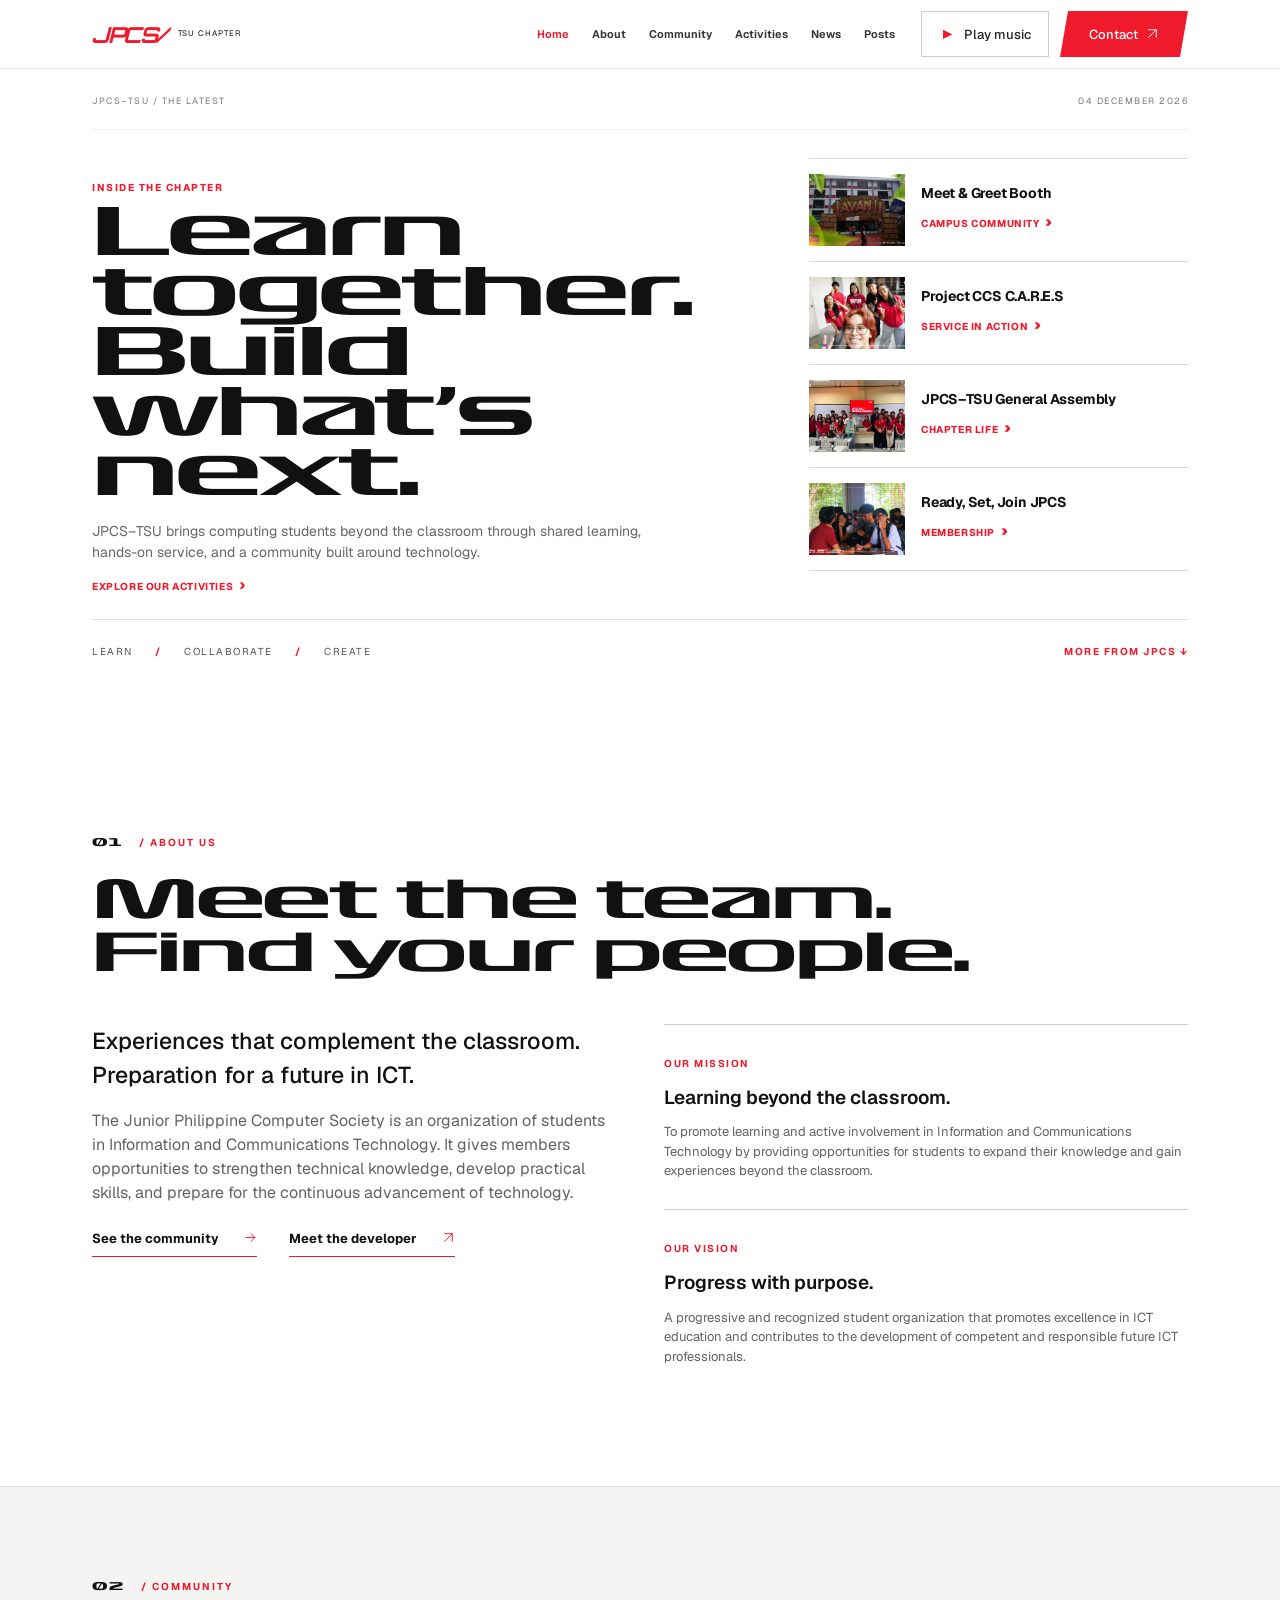
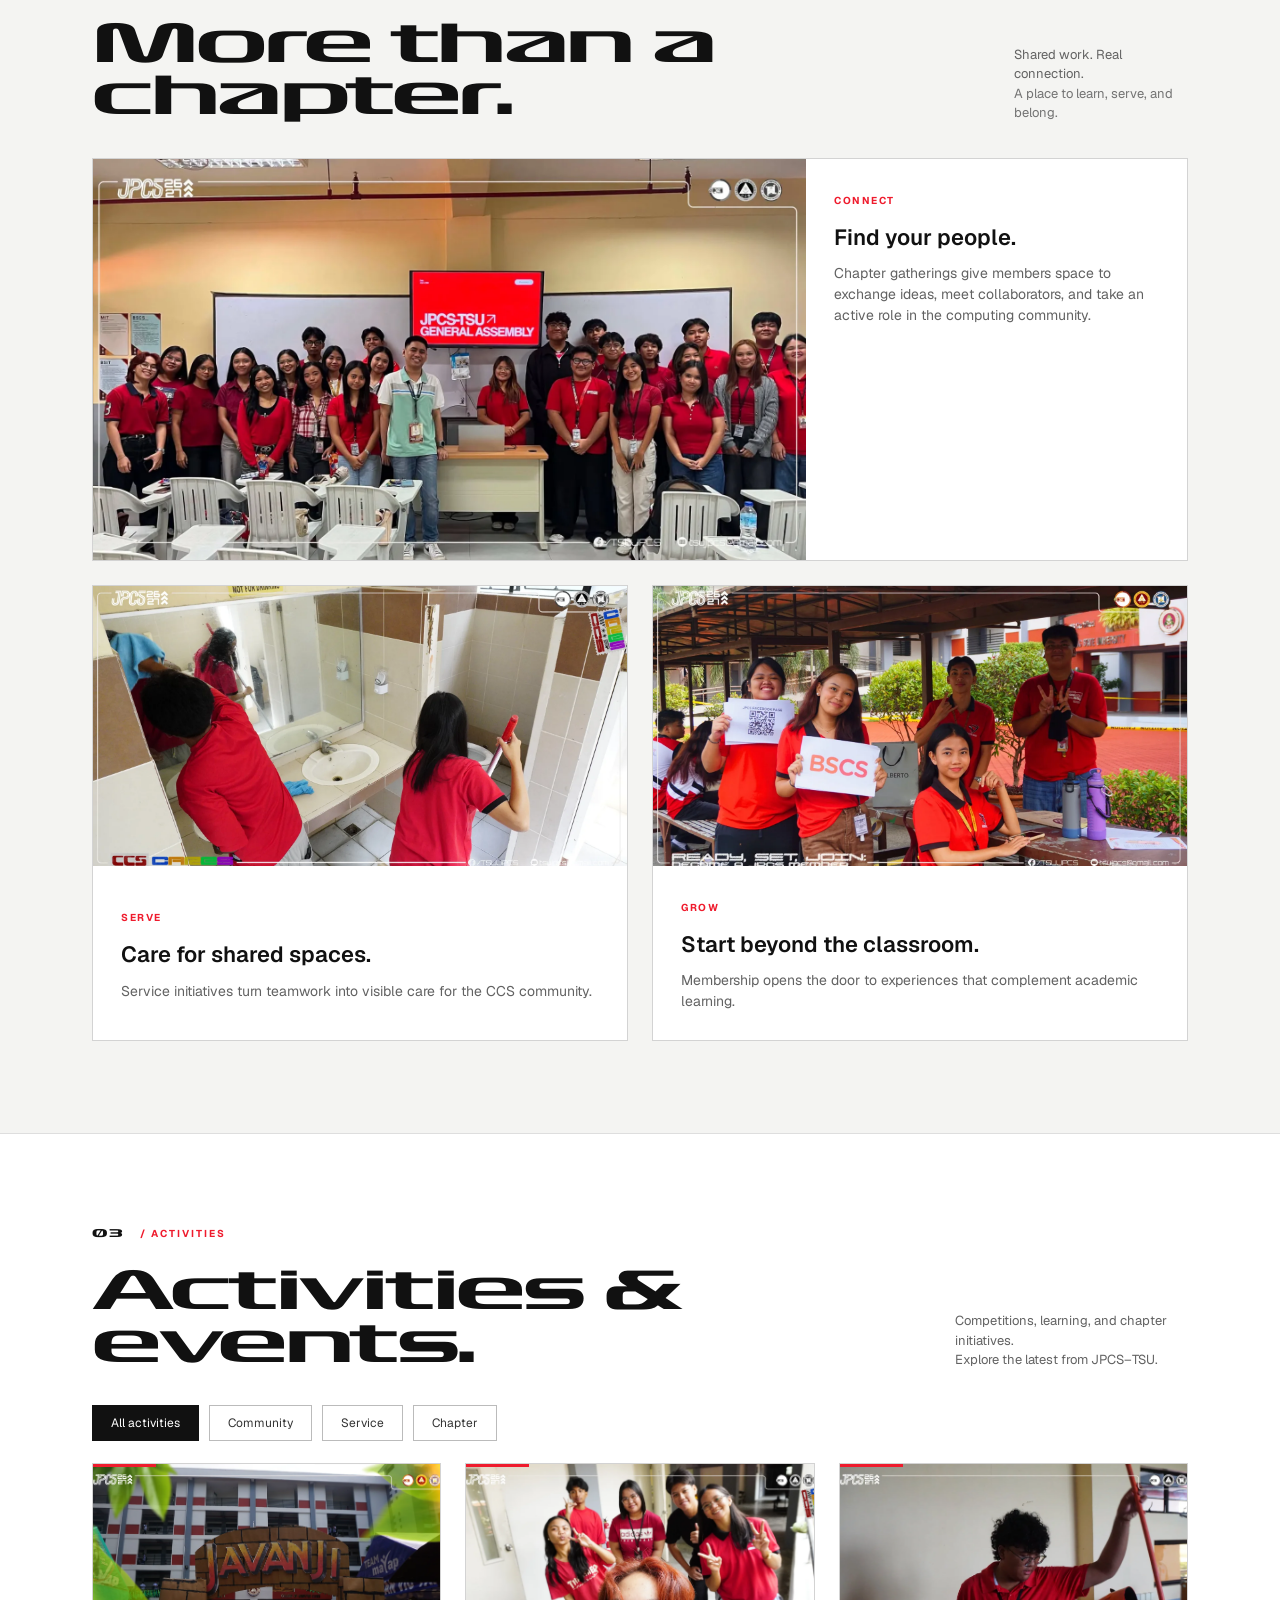
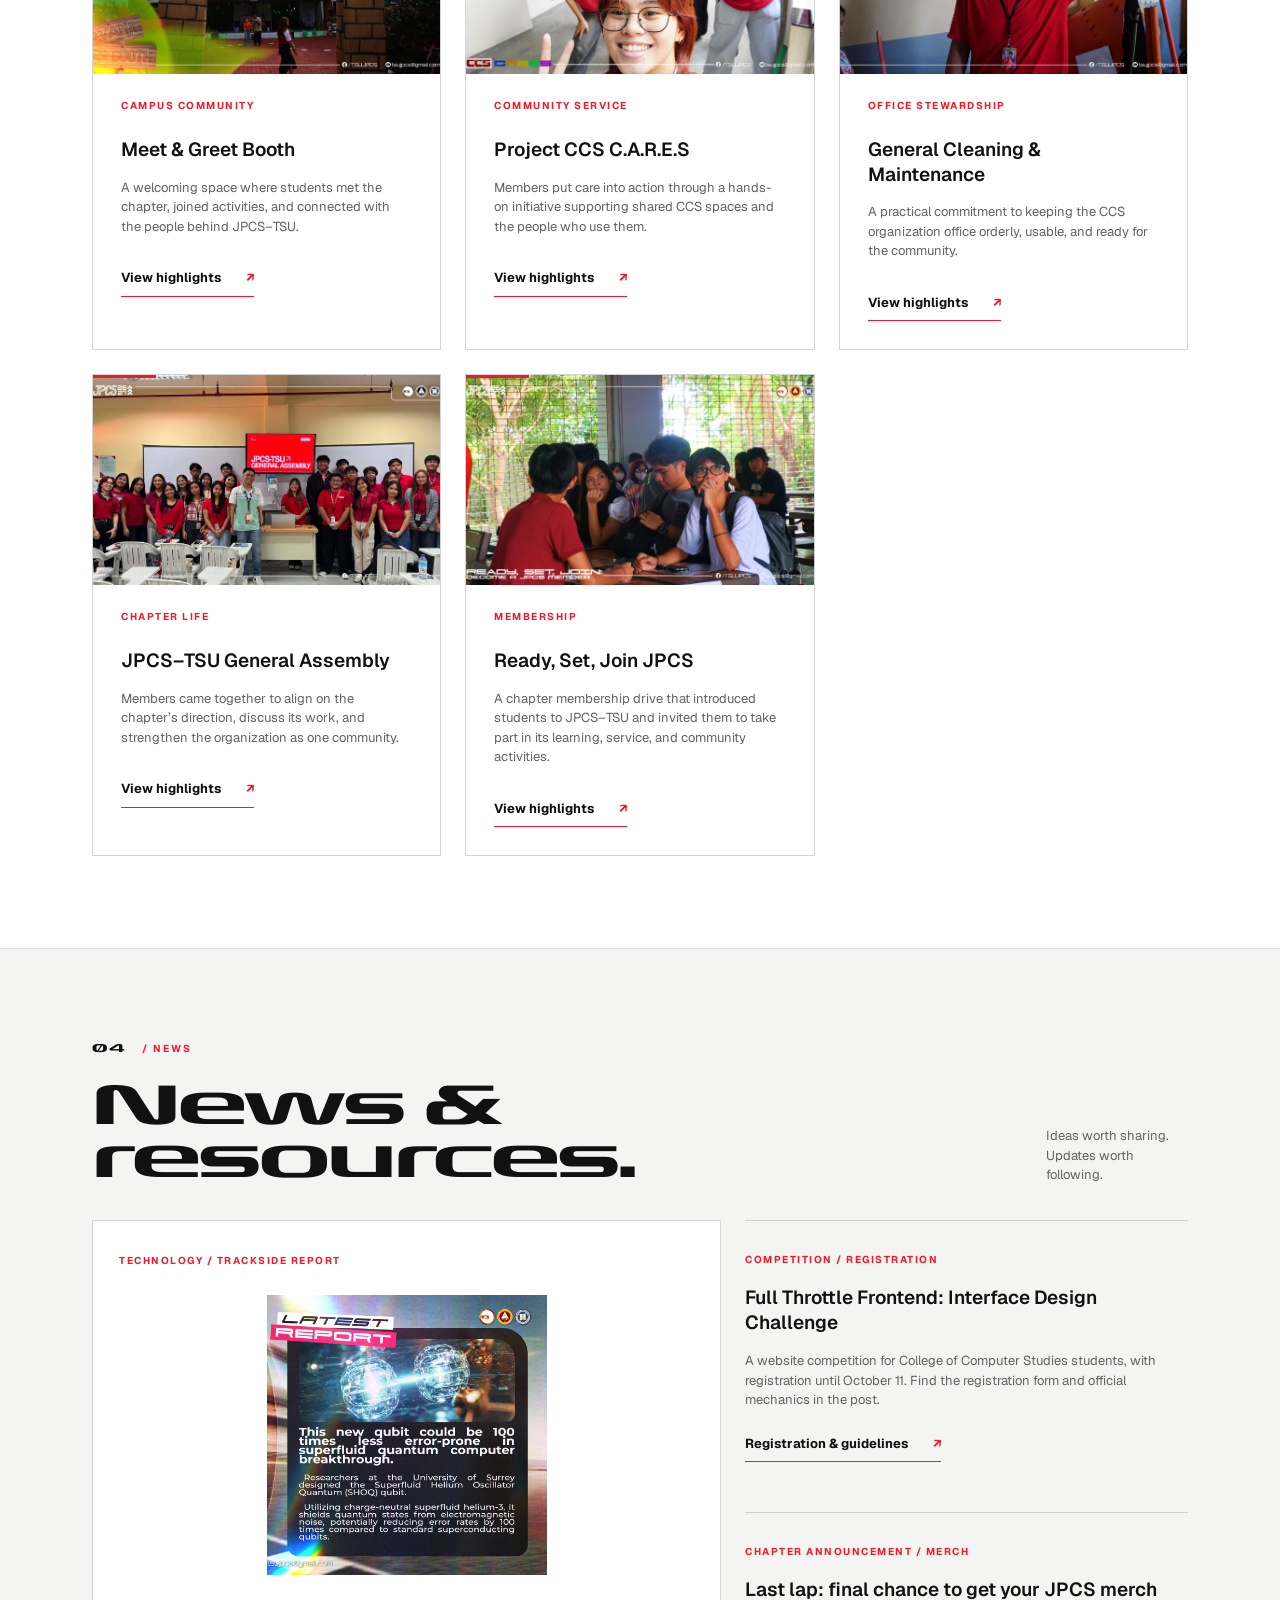
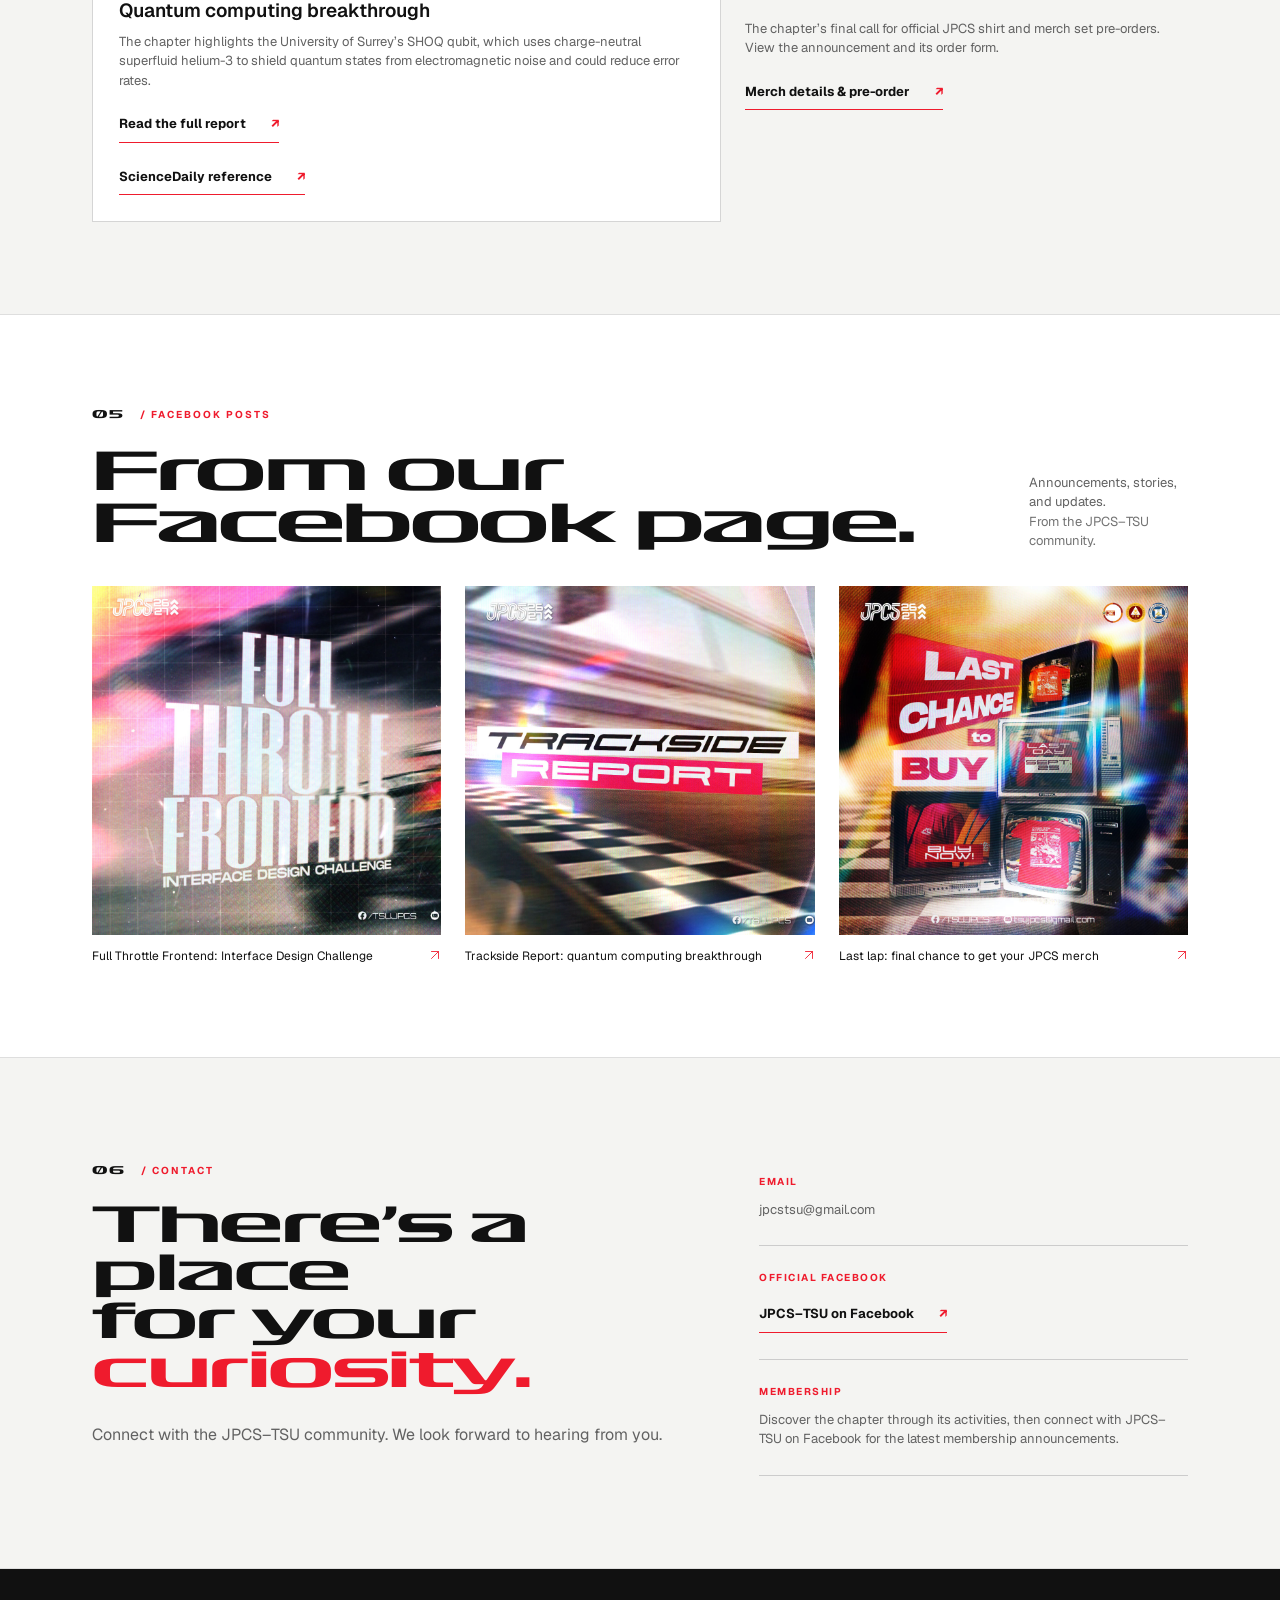
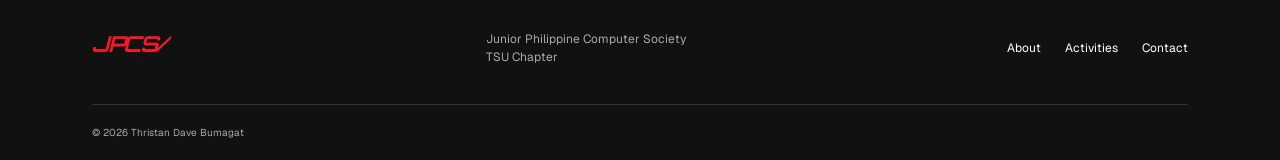
<file: index.html>
<!doctype html>
<html lang="en">

<head>
    <meta charset="utf-8" />
    <meta name="viewport" content="width=device-width, initial-scale=1" />
    <meta name="description"
        content="Discover the Junior Philippine Computer Society – TSU Chapter: its community, team, activities, and announcements." />
    <meta name="theme-color" content="#ffffff" />
    <title>JPCS–TSU | Our computing community</title>
    <link href="https://cdn.jsdelivr.net/npm/bootstrap@5.3.8/dist/css/bootstrap.min.css" rel="stylesheet"
        integrity="sha384-sRIl4kxILFvY47J16cr9ZwB07vP4J8+LH7qKQnuqkuIAvNWLzeN8tE5YBujZqJLB" crossorigin="anonymous" />
    <link rel="icon" href="assets/images/jpcs-logo.png" type="image/png" />
    <link rel="apple-touch-icon" href="assets/images/jpcs-logo.png" />
    <link rel="stylesheet" href="css/style.css" />
</head>

<body>
    <a class="skip-link" href="#main">Skip to content</a>

    <header class="site-header">
        <nav class="navbar navbar-expand-lg container" aria-label="Main navigation">
            <a class="navbar-brand" href="#home">
                <span class="brand">JPCS<span class="red">/</span></span>
                <span class="brand-sub">TSU CHAPTER</span>
            </a>

            <button class="navbar-toggler" type="button" data-bs-toggle="collapse" data-bs-target="#navigation"
                aria-controls="navigation" aria-expanded="false" aria-label="Toggle navigation">
                <span class="navbar-toggler-icon"></span>
            </button>

            <div class="collapse navbar-collapse" id="navigation">
                <ul class="navbar-nav ms-auto">
                    <li class="nav-item">
                        <a class="nav-link active" aria-current="location" href="#home">Home</a>
                    </li>
                    <li class="nav-item">
                        <a class="nav-link" href="#about">About</a>
                    </li>
                    <li class="nav-item">
                        <a class="nav-link" href="#community">Community</a>
                    </li>
                    <li class="nav-item">
                        <a class="nav-link" href="#activities">Activities</a>
                    </li>
                    <li class="nav-item"><a class="nav-link" href="#news">News</a></li>
                    <li class="nav-item">
                        <a class="nav-link" href="#gallery">Posts</a>
                    </li>
                    <li class="nav-item music-nav-item">
                        <button type="button" class="music-toggle" id="music-toggle" aria-controls="hero-music"
                            aria-label="Play opening titles music" aria-pressed="false">
                            <span id="music-icon" aria-hidden="true">▶</span>
                            <span id="music-label">Play music</span>
                        </button>
                    </li>
                    <li class="nav-item">
                        <a class="nav-link contact-nav" href="#contact">
                            Contact
                            <span aria-hidden="true">
                                <svg class="arrow-icon" xmlns="http://www.w3.org/2000/svg" viewBox="0 0 24 24"
                                    fill="none" stroke="currentColor" stroke-width="1.75" stroke-linecap="round"
                                    stroke-linejoin="round" aria-hidden="true" focusable="false">
                                    <path d="M5 19 19 5M5 5h14v14" />
                                </svg>
                            </span>
                        </a>
                    </li>
                </ul>
            </div>
        </nav>
    </header>

    <main id="main">
        <section id="home" class="hero">
            <div class="container">
                <div class="hero-top">
                    <span>JPCS–TSU / THE LATEST</span>
                    <time id="current-date"></time>
                </div>
                <div class="front-page">
                    <article class="lead-story">
                        <p class="story-kicker">Inside the chapter</p>
                        <h1>Learn together.<br />Build what’s next.</h1>
                        <p class="hero-description">
                            JPCS–TSU brings computing students beyond the classroom through
                            shared learning, hands-on service, and a community built around
                            technology.
                        </p>
                        <a class="story-link" href="#activities">Explore our activities <span
                                aria-hidden="true">›</span></a>
                    </article>
                    <aside class="latest-stories" aria-label="Latest stories">
                        <a class="latest-story" href="#gallery" data-open-album="meet-greet">
                            <img src="assets/images/events/meet-greet/01.webp" alt="JPCS–TSU Meet and Greet Booth" />
                            <span><strong>Meet &amp; Greet Booth</strong><small>Campus community <b>›</b></small></span>
                        </a>
                        <a class="latest-story" href="#gallery" data-open-album="ccs-cares">
                            <img src="assets/images/events/ccs-cares/01.webp" alt="Project CCS C.A.R.E.S volunteers" />
                            <span><strong>Project CCS C.A.R.E.S</strong><small>Service in action <b>›</b></small></span>
                        </a>
                        <a class="latest-story" href="#gallery" data-open-album="general-assembly">
                            <img src="assets/images/events/general-assembly/06.webp"
                                alt="JPCS–TSU General Assembly group photo" />
                            <span><strong>JPCS–TSU General Assembly</strong><small>Chapter life <b>›</b></small></span>
                        </a>
                        <a class="latest-story" href="#gallery" data-open-album="membership-drive">
                            <img src="assets/images/events/membership-drive/03.webp"
                                alt="Students at the JPCS membership drive" />
                            <span><strong>Ready, Set, Join JPCS</strong><small>Membership <b>›</b></small></span>
                        </a>
                    </aside>
                </div>
                <div class="hero-bottom">
                    <span>LEARN <b>/</b> COLLABORATE <b>/</b> CREATE</span>
                    <a href="#about">MORE FROM JPCS <span aria-hidden="true">↓</span></a>
                </div>
            </div>
        </section>

        <section id="about" class="section">
            <div class="container">
                <div class="section-title">
                    <p class="eyebrow"><span>01</span> / ABOUT US</p>
                    <h2>Meet the team.<br />Find your people.</h2>
                </div>
                <div class="row g-5">
                    <div class="col-lg-6">
                        <p class="lead">
                            Experiences that complement the classroom.<br />Preparation for
                            a future in ICT.
                        </p>
                        <p>
                            The Junior Philippine Computer Society is an organization of
                            students in Information and Communications Technology. It gives
                            members opportunities to strengthen technical knowledge, develop
                            practical skills, and prepare for the continuous advancement of
                            technology.
                        </p>
                        <div class="about-actions">
                            <a class="text-link" href="#community">See the community
                                <span aria-hidden="true"><svg class="arrow-icon" xmlns="http://www.w3.org/2000/svg"
                                        viewBox="0 0 24 24" fill="none" stroke="currentColor" stroke-width="1.75"
                                        stroke-linecap="round" stroke-linejoin="round" aria-hidden="true"
                                        focusable="false">
                                        <path d="M4 12h16m-7-7 7 7-7 7" />
                                    </svg></span></a><a class="text-link" href="https://kodekz.vercel.app/"
                                target="_blank" rel="noopener noreferrer">Meet the developer
                                <span aria-hidden="true"><svg class="arrow-icon" xmlns="http://www.w3.org/2000/svg"
                                        viewBox="0 0 24 24" fill="none" stroke="currentColor" stroke-width="1.75"
                                        stroke-linecap="round" stroke-linejoin="round" aria-hidden="true"
                                        focusable="false">
                                        <path d="M5 19 19 5M5 5h14v14" />
                                    </svg></span><span class="visually-hidden"> (opens in a new tab)</span></a>
                        </div>
                    </div>
                    <div class="col-lg-6">
                        <div class="principle">
                            <span class="small-label">OUR MISSION</span>
                            <h3>Learning beyond the classroom.</h3>
                            <p>
                                To promote learning and active involvement in Information and
                                Communications Technology by providing opportunities for
                                students to expand their knowledge and gain experiences beyond
                                the classroom.
                            </p>
                        </div>
                        <div class="principle">
                            <span class="small-label">OUR VISION</span>
                            <h3>Progress with purpose.</h3>
                            <p>
                                A progressive and recognized student organization that
                                promotes excellence in ICT education and contributes to the
                                development of competent and responsible future ICT
                                professionals.
                            </p>
                        </div>
                    </div>
                </div>
            </div>
        </section>
        <section id="community" class="section section-alt">
            <div class="container">
                <div class="heading-row">
                    <div>
                        <p class="eyebrow"><span>02</span> / COMMUNITY</p>
                        <h2>More than a chapter.</h2>
                    </div>
                    <p>
                        Shared work. Real connection.<br /><span class="muted">A place to learn, serve, and
                            belong.</span>
                    </p>
                </div>
                <div class="community-story-grid">
                    <article class="community-story community-story-wide">
                        <img src="assets/images/events/general-assembly/06.webp" width="1600" height="1200"
                            loading="lazy" alt="Members gathered for the JPCS–TSU General Assembly" />
                        <div>
                            <span class="small-label">CONNECT</span>
                            <h3>Find your people.</h3>
                            <p>
                                Chapter gatherings give members space to exchange ideas, meet
                                collaborators, and take an active role in the computing
                                community.
                            </p>
                        </div>
                    </article>
                    <article class="community-story">
                        <img src="assets/images/events/ccs-cares/02.webp" width="1600" height="1200" loading="lazy"
                            alt="Project CCS C.A.R.E.S volunteers cleaning a shared space" />
                        <div>
                            <span class="small-label">SERVE</span>
                            <h3>Care for shared spaces.</h3>
                            <p>
                                Service initiatives turn teamwork into visible care for the
                                CCS community.
                            </p>
                        </div>
                    </article>
                    <article class="community-story">
                        <img src="assets/images/events/membership-drive/04.webp" width="1600" height="1200"
                            loading="lazy" alt="Students participating in the JPCS membership drive" />
                        <div>
                            <span class="small-label">GROW</span>
                            <h3>Start beyond the classroom.</h3>
                            <p>
                                Membership opens the door to experiences that complement
                                academic learning.
                            </p>
                        </div>
                    </article>
                </div>
            </div>
        </section>
        <section id="activities" class="section">
            <div class="container">
                <div class="heading-row">
                    <div>
                        <p class="eyebrow"><span>03</span> / ACTIVITIES</p>
                        <h2>Activities &amp; events.</h2>
                    </div>
                    <p>
                        Competitions, learning, and chapter initiatives.<br />Explore the
                        latest from JPCS–TSU.
                    </p>
                </div>
                <div class="filters" role="group" aria-label="Filter activities">
                    <button class="filter active" data-filter="all" aria-pressed="true">
                        All activities</button><button class="filter" data-filter="community" aria-pressed="false">
                        Community</button><button class="filter" data-filter="service" aria-pressed="false">
                        Service</button><button class="filter" data-filter="chapter" aria-pressed="false">
                        Chapter
                    </button>
                </div>
                <div class="row g-4" id="activity-grid">
                    <div class="col-md-6 col-lg-4 activity-item" data-category="community">
                        <article class="activity-card">
                            <img class="activity-image" src="assets/images/events/meet-greet/01.webp" width="1600"
                                height="1200" loading="lazy" alt="JPCS–TSU Meet and Greet Booth" />
                            <span class="small-label">CAMPUS COMMUNITY</span>
                            <h3>Meet &amp; Greet Booth</h3>
                            <p>
                                A welcoming space where students met the chapter, joined
                                activities, and connected with the people behind JPCS–TSU.
                            </p>
                            <button type="button" class="text-link album-trigger" data-album="meet-greet">
                                View highlights <span aria-hidden="true">↗</span>
                            </button>
                        </article>
                    </div>
                    <div class="col-md-6 col-lg-4 activity-item" data-category="service">
                        <article class="activity-card">
                            <img class="activity-image" src="assets/images/events/ccs-cares/01.webp" width="1600"
                                height="1200" loading="lazy" alt="Project CCS C.A.R.E.S volunteers" />
                            <span class="small-label">COMMUNITY SERVICE</span>
                            <h3>Project CCS C.A.R.E.S</h3>
                            <p>
                                Members put care into action through a hands-on initiative
                                supporting shared CCS spaces and the people who use them.
                            </p>
                            <button type="button" class="text-link album-trigger" data-album="ccs-cares">
                                View highlights <span aria-hidden="true">↗</span>
                            </button>
                        </article>
                    </div>
                    <div class="col-md-6 col-lg-4 activity-item" data-category="service">
                        <article class="activity-card">
                            <img class="activity-image" src="assets/images/events/office-care/01.webp" width="1600"
                                height="1200" loading="lazy" alt="Members maintaining the CCS organization office" />
                            <span class="small-label">OFFICE STEWARDSHIP</span>
                            <h3>General Cleaning &amp; Maintenance</h3>
                            <p>
                                A practical commitment to keeping the CCS organization office
                                orderly, usable, and ready for the community.
                            </p>
                            <button type="button" class="text-link album-trigger" data-album="office-care">
                                View highlights <span aria-hidden="true">↗</span>
                            </button>
                        </article>
                    </div>
                    <div class="col-md-6 col-lg-4 activity-item" data-category="chapter">
                        <article class="activity-card">
                            <img class="activity-image" src="assets/images/events/general-assembly/06.webp" width="1600"
                                height="1200" loading="lazy" alt="JPCS–TSU General Assembly group photo" />
                            <span class="small-label">CHAPTER LIFE</span>
                            <h3>JPCS–TSU General Assembly</h3>
                            <p>
                                Members came together to align on the chapter’s direction,
                                discuss its work, and strengthen the organization as one
                                community.
                            </p>
                            <button type="button" class="text-link album-trigger" data-album="general-assembly">
                                View highlights <span aria-hidden="true">↗</span>
                            </button>
                        </article>
                    </div>
                    <div class="col-md-6 col-lg-4 activity-item" data-category="chapter">
                        <article class="activity-card">
                            <img class="activity-image" src="assets/images/events/membership-drive/03.webp" width="1600"
                                height="1200" loading="lazy" alt="Students taking part in the JPCS membership drive" />
                            <span class="small-label">MEMBERSHIP</span>
                            <h3>Ready, Set, Join JPCS</h3>
                            <p>
                                A chapter membership drive that introduced students to
                                JPCS–TSU and invited them to take part in its learning,
                                service, and community activities.
                            </p>
                            <button type="button" class="text-link album-trigger" data-album="membership-drive">
                                View highlights <span aria-hidden="true">↗</span>
                            </button>
                        </article>
                    </div>
                </div>
                <p id="filter-status" class="visually-hidden" role="status"></p>
            </div>
        </section>
        <section id="news" class="section section-alt">
            <div class="container">
                <div class="heading-row">
                    <div>
                        <p class="eyebrow"><span>04</span> / NEWS</p>
                        <h2>News &amp; resources.</h2>
                    </div>
                    <p>Ideas worth sharing.<br />Updates worth following.</p>
                </div>
                <div class="row g-4">
                    <div class="col-md-7">
                        <article class="news-feature">
                            <span class="small-label">TECHNOLOGY / TRACKSIDE REPORT</span>
                            <img class="news-post-image" src="assets/images/trackside-quantum-report.jpg" width="2048"
                                height="2048" loading="lazy"
                                alt="Trackside Report on the superfluid helium SHOQ qubit" />
                            <h3>Quantum computing breakthrough</h3>
                            <p>
                                The chapter highlights the University of Surrey’s SHOQ qubit,
                                which uses charge-neutral superfluid helium-3 to shield
                                quantum states from electromagnetic noise and could reduce
                                error rates.
                            </p>
                            <button type="button" class="text-link" data-bs-toggle="modal"
                                data-bs-target="#gallery-1-modal">
                                Read the full report <span aria-hidden="true">↗</span>
                            </button>
                            <p class="mt-3 mb-0">
                                <a class="text-link"
                                    href="https://www.sciencedaily.com/releases/2026/09/260930020309.htm"
                                    target="_blank" rel="noopener noreferrer">ScienceDaily reference <span
                                        aria-hidden="true">↗</span><span class="visually-hidden">
                                        (opens in a new tab)</span></a>
                            </p>
                        </article>
                    </div>
                    <div class="col-md-5">
                        <article class="news-small">
                            <span class="small-label">COMPETITION / REGISTRATION</span>
                            <h3>Full Throttle Frontend: Interface Design Challenge</h3>
                            <p>
                                A website competition for College of Computer Studies
                                students, with registration until October 11. Find the
                                registration form and official mechanics in the post.
                            </p>
                            <button type="button" class="text-link" data-bs-toggle="modal"
                                data-bs-target="#gallery-0-modal">
                                Registration &amp; guidelines
                                <span aria-hidden="true">↗</span>
                            </button>
                        </article>
                        <article class="news-small announcement">
                            <span class="small-label">CHAPTER ANNOUNCEMENT / MERCH</span>
                            <h3>Last lap: final chance to get your JPCS merch</h3>
                            <p>
                                The chapter’s final call for official JPCS shirt and merch set
                                pre-orders. View the announcement and its order form.
                            </p>
                            <button type="button" class="text-link" data-bs-toggle="modal"
                                data-bs-target="#gallery-2-modal">
                                Merch details &amp; pre-order
                                <span aria-hidden="true">↗</span>
                            </button>
                        </article>
                    </div>
                </div>
            </div>
        </section>
        <section id="gallery" class="section">
            <div class="container">
                <div class="heading-row">
                    <div>
                        <p class="eyebrow"><span>05</span> / FACEBOOK POSTS</p>
                        <h2>From our Facebook page.</h2>
                    </div>
                    <p>
                        Announcements, stories, and updates.<br /><span class="muted">From the JPCS–TSU
                            community.</span>
                    </p>
                </div>
                <div class="row g-4" id="gallery-grid">
                    <div class="col-md-4">
                        <button type="button" class="gallery-button" data-bs-toggle="modal"
                            data-bs-target="#gallery-0-modal"
                            aria-label="Read Full Throttle Frontend: Interface Design Challenge">
                            <img src="assets/images/full-throttle-frontend.jpg" width="2048" height="2048"
                                loading="lazy" alt="Full Throttle Frontend: Interface Design Challenge poster" /><span
                                class="gallery-caption"><span>Full Throttle Frontend: Interface Design
                                    Challenge</span><span aria-hidden="true"><svg class="arrow-icon"
                                        xmlns="http://www.w3.org/2000/svg" viewBox="0 0 24 24" fill="none"
                                        stroke="currentColor" stroke-width="1.75" stroke-linecap="round"
                                        stroke-linejoin="round" aria-hidden="true" focusable="false">
                                        <path d="M5 19 19 5M5 5h14v14" />
                                    </svg></span></span>
                        </button>
                    </div>
                    <div class="col-md-4">
                        <button type="button" class="gallery-button" data-bs-toggle="modal"
                            data-bs-target="#gallery-1-modal"
                            aria-label="Read Trackside Report: quantum computing breakthrough">
                            <img src="assets/images/trackside-quantum-cover.jpg" width="2048" height="2048"
                                loading="lazy"
                                alt="Trackside Report cover for the quantum computing breakthrough post" /><span
                                class="gallery-caption"><span>Trackside Report: quantum computing
                                    breakthrough</span><span aria-hidden="true"><svg class="arrow-icon"
                                        xmlns="http://www.w3.org/2000/svg" viewBox="0 0 24 24" fill="none"
                                        stroke="currentColor" stroke-width="1.75" stroke-linecap="round"
                                        stroke-linejoin="round" aria-hidden="true" focusable="false">
                                        <path d="M5 19 19 5M5 5h14v14" />
                                    </svg></span></span>
                        </button>
                    </div>
                    <div class="col-md-4">
                        <button type="button" class="gallery-button" data-bs-toggle="modal"
                            data-bs-target="#gallery-2-modal"
                            aria-label="Read Last lap: final chance to get your JPCS merch">
                            <img src="assets/images/jpcs-merch-last-lap.jpg" width="2048" height="2048" loading="lazy"
                                alt="JPCS merch final pre-order poster featuring the chapter shirt and merch set" /><span
                                class="gallery-caption"><span>Last lap: final chance to get your JPCS merch</span><span
                                    aria-hidden="true"><svg class="arrow-icon" xmlns="http://www.w3.org/2000/svg"
                                        viewBox="0 0 24 24" fill="none" stroke="currentColor" stroke-width="1.75"
                                        stroke-linecap="round" stroke-linejoin="round" aria-hidden="true"
                                        focusable="false">
                                        <path d="M5 19 19 5M5 5h14v14" />
                                    </svg></span></span>
                        </button>
                    </div>
                </div>
            </div>
        </section>
        <section id="contact" class="section contact-section">
            <div class="container">
                <div class="row g-5 align-items-center">
                    <div class="col-lg-7">
                        <p class="eyebrow"><span>06</span> / CONTACT</p>
                        <h2>
                            There’s a place<br />for your
                            <span class="red">curiosity.</span>
                        </h2>
                        <p>
                            Connect with the JPCS–TSU community. We look forward to hearing
                            from you.
                        </p>
                    </div>
                    <div class="col-lg-5">
                        <div class="contact-line">
                            <span class="small-label">EMAIL</span>
                            <p>jpcstsu@gmail.com</p>
                        </div>
                        <div class="contact-line">
                            <span class="small-label">OFFICIAL FACEBOOK</span>
                            <p>
                                <a class="text-link" href="https://www.facebook.com/TSUJPCS" target="_blank"
                                    rel="noopener noreferrer">JPCS–TSU on Facebook <span
                                        aria-hidden="true">↗</span><span class="visually-hidden">
                                        (opens in a new tab)</span></a>
                            </p>
                        </div>
                        <div class="contact-line">
                            <span class="small-label">MEMBERSHIP</span>
                            <p>
                                Discover the chapter through its activities, then connect with
                                JPCS–TSU on Facebook for the latest membership announcements.
                            </p>
                        </div>
                    </div>
                </div>
            </div>
        </section>
    </main>
    <footer>
        <div class="container">
            <div class="footer-top">
                <a class="brand" href="#home">JPCS<span class="red">/</span><span class="brand-sub">TSU
                        CHAPTER</span></a>
                <p>Junior Philippine Computer Society<br />TSU Chapter</p>
                <nav aria-label="Footer navigation">
                    <a href="#about">About</a><a href="#activities">Activities</a><a href="#contact">Contact</a>
                </nav>
            </div>
            <div class="footer-bottom">
                <span>© <span id="year"></span>
                    <a target="_blank" href="https://kodekz.vercel.app/">Thristan Dave Bumagat</a></span>
            </div>
        </div>
    </footer>
    <button id="back-top" class="back-top" aria-label="Back to top" hidden>
        <svg class="arrow-icon" xmlns="http://www.w3.org/2000/svg" viewBox="0 0 24 24" fill="none" stroke="currentColor"
            stroke-width="1.75" stroke-linecap="round" stroke-linejoin="round" aria-hidden="true" focusable="false">
            <path d="M12 20V4m-7 7 7-7 7 7" />
        </svg>
    </button>
    <div class="modal fade" id="gallery-0-modal" tabindex="-1" aria-labelledby="gallery-0-modal-title"
        aria-hidden="true">
        <div class="modal-dialog modal-lg modal-dialog-centered modal-dialog-scrollable">
            <div class="modal-content">
                <div class="modal-header">
                    <h3 class="modal-title fs-5" id="gallery-0-modal-title">
                        Full Throttle Frontend: Interface Design Challenge
                    </h3>
                    <button type="button" class="btn-close btn-close-white" data-bs-dismiss="modal"
                        aria-label="Close"></button>
                </div>
                <div class="modal-body">
                    <div class="post-image-pair">
                        <img class="post-image" src="assets/images/full-throttle-frontend.jpg" width="2048"
                            height="2048" alt="Full Throttle Frontend: Interface Design Challenge poster" />
                        <img class="post-image" src="assets/images/full-throttle-registration.jpg" width="2048"
                            height="2048" loading="lazy"
                            alt="Registration QR code for the Full Throttle Frontend challenge, with registration until October 11" />
                    </div>
                    <p class="small-label mt-4">JPCS–TSU / FACEBOOK POST</p>
                    <a class="text-link mb-3" href="https://www.facebook.com/share/p/1biCKjzMPh/" target="_blank"
                        rel="noopener noreferrer">View on Facebook <span aria-hidden="true">↗</span><span
                            class="visually-hidden"> (opens in a new tab)</span></a>
                    <p>
                        <strong>🏁 FULL THROTTLE FRONTEND: INTERFACE DESIGN CHALLENGE
                            🏎️💻</strong>
                    </p>
                    <p>The Grand Pixels is about to begin, CCS Red Hawks! 🏁</p>
                    <p>
                        JPCS–TSU College of Computer Studies presents the Full Throttle
                        Frontend: Interface Design Challenge, an F1-themed website
                        competition where your creativity, design skills, and ideas take
                        center stage.
                    </p>
                    <p>
                        Open to all currently enrolled students of the College of Computer
                        Studies, this is your chance to create, compete, and bring your
                        own vision to the grid. 🏎️❤️‍🔥
                    </p>
                    <p>
                        From the starting line to the finish line, it’s all about your
                        concept, your creativity, and your design.
                    </p>
                    <p><strong>🏁 READY TO JOIN THE RACE?</strong></p>
                    <p>🔗 Registration Link:</p>
                    <a class="btn btn-community" href="https://forms.gle/JHhLGJh2GHukgDFi8" target="_blank"
                        rel="noopener noreferrer">Register for the challenge <span aria-hidden="true">↗</span><span
                            class="visually-hidden"> (opens in a new tab)</span></a>
                    <p class="mt-4">
                        📌 For the complete mechanics, guidelines, eligibility, and other
                        important details, please refer to the official IRR:
                    </p>
                    <a class="text-link" href="https://canva.link/75wcwgg97mk232y" target="_blank"
                        rel="noopener noreferrer">Read the official IRR <span aria-hidden="true">↗</span><span
                            class="visually-hidden"> (opens in a new tab)</span></a>
                    <p class="mt-4">Lights out. Your race starts here. 🏎️🏁</p>
                    <p class="post-hashtags mt-4">
                        <a href="https://www.facebook.com/hashtag/jpcs2627" target="_blank"
                            rel="noopener noreferrer">#JPCS2627</a>
                        <a href="https://www.facebook.com/hashtag/wearejpcstsu" target="_blank"
                            rel="noopener noreferrer">#WeAreJPCSTSU</a>
                        <a href="https://www.facebook.com/hashtag/fullthrottlefrontend" target="_blank"
                            rel="noopener noreferrer">#FullThrottleFrontEnd</a>
                    </p>
                </div>
            </div>
        </div>
    </div>
    <div class="modal fade" id="gallery-1-modal" tabindex="-1" aria-labelledby="gallery-1-modal-title"
        aria-hidden="true">
        <div class="modal-dialog modal-lg modal-dialog-centered modal-dialog-scrollable">
            <div class="modal-content">
                <div class="modal-header">
                    <h3 class="modal-title fs-5" id="gallery-1-modal-title">
                        Trackside Report: quantum computing breakthrough
                    </h3>
                    <button type="button" class="btn-close btn-close-white" data-bs-dismiss="modal"
                        aria-label="Close"></button>
                </div>
                <div class="modal-body">
                    <div class="post-image-pair">
                        <img class="post-image" src="assets/images/trackside-quantum-cover.jpg" width="2048"
                            height="2048" alt="Trackside Report cover" />
                        <img class="post-image" src="assets/images/trackside-quantum-report.jpg" width="2048"
                            height="2048" loading="lazy"
                            alt="Report graphic describing the University of Surrey SHOQ qubit and its potential to reduce quantum computing errors" />
                    </div>
                    <p class="small-label mt-4">JPCS–TSU / FACEBOOK POST</p>
                    <a class="text-link mb-3" href="https://www.facebook.com/share/p/1BzuY4v6qU/" target="_blank"
                        rel="noopener noreferrer">View on Facebook <span aria-hidden="true">↗</span><span
                            class="visually-hidden"> (opens in a new tab)</span></a>
                    <p>
                        <strong>TRACKSIDE REPORT: QUANTUM COMPUTING BREAKTHROUGH 📰</strong>
                    </p>
                    <p>
                        Trackside Report brings you the latest report on a groundbreaking
                        development in quantum computing. 🔬💻
                    </p>
                    <p>
                        Researchers at the University of Surrey designed the Superfluid
                        Helium Oscillator Quantum (SHOQ) qubit.
                    </p>
                    <p>
                        Utilizing charge-neutral superfluid helium-3, it shields quantum
                        states from electromagnetic noise, potentially reducing error
                        rates by 100 times compared to standard superconducting qubits.
                    </p>
                    <p>
                        Stay informed and keep up with the latest developments in science
                        and technology! 💻
                    </p>
                    <p>
                        Reference:
                        <a class="text-link" href="https://www.sciencedaily.com/releases/2026/09/260930020309.htm"
                            target="_blank" rel="noopener noreferrer">Read the ScienceDaily article <span
                                aria-hidden="true">↗</span><span class="visually-hidden"> (opens in a new
                                tab)</span></a>
                    </p>
                    <p>
                        Layout by John Kaede Isip<br />Caption by Jhurena Marie Baustista
                    </p>
                    <p class="post-hashtags mt-4">
                        <a href="https://www.facebook.com/hashtag/jpcs2627" target="_blank"
                            rel="noopener noreferrer">#JPCS2627</a>
                        <a href="https://www.facebook.com/hashtag/wearejpcstsu" target="_blank"
                            rel="noopener noreferrer">#WeAreJPCSTSU</a>
                        <a href="https://www.facebook.com/hashtag/tracksidereport" target="_blank"
                            rel="noopener noreferrer">#TracksideReport</a>
                    </p>
                </div>
            </div>
        </div>
    </div>
    <div class="modal fade" id="gallery-2-modal" tabindex="-1" aria-labelledby="gallery-2-modal-title"
        aria-hidden="true">
        <div class="modal-dialog modal-lg modal-dialog-centered modal-dialog-scrollable">
            <div class="modal-content">
                <div class="modal-header">
                    <h3 class="modal-title fs-5" id="gallery-2-modal-title">
                        Last lap: final chance to get your JPCS merch
                    </h3>
                    <button type="button" class="btn-close btn-close-white" data-bs-dismiss="modal"
                        aria-label="Close"></button>
                </div>
                <div class="modal-body merch-post">
                    <img class="w-100 post-image" src="assets/images/jpcs-merch-last-lap.jpg" width="2048" height="2048"
                        alt="JPCS merch final pre-order poster featuring the chapter shirt and merch set" />
                    <p class="small-label mt-4">JPCS–TSU / FACEBOOK POST</p>
                    <a class="text-link mb-3" href="https://www.facebook.com/share/p/1Efi6FXAxW/" target="_blank"
                        rel="noopener noreferrer">View on Facebook <span aria-hidden="true">↗</span><span
                            class="visually-hidden"> (opens in a new tab)</span></a>
                    <p>
                        <strong>LAST LAP: FINAL CHANCE TO GET YOUR JPCS MERCH 🏎️ ❤️‍🔥</strong>
                    </p>
                    <p>
                        The final lap is here, CS Community. With the finish line fast
                        approaching, this is your last chance to secure your official JPCS
                        Merch.
                    </p>
                    <p>
                        Make your move before the opportunity leaves the grid. Whether
                        it’s the shirt or the complete merch set, this is the final call
                        to claim yours and represent the Orange CS Community on and off
                        the track.
                    </p>
                    <p>
                        Lights out. Final lap. Make it count. 🏁<br />Don’t miss your
                        chance—place your order now before the window closes.
                    </p>
                    <p><strong>LAST CHANCE TO PRE-ORDER:</strong></p>
                    <a class="btn btn-community" href="https://forms.gle/XNS4qgSrKSUExjL37" target="_blank"
                        rel="noopener noreferrer">Pre-order JPCS merch <span aria-hidden="true">↗</span><span
                            class="visually-hidden"> (opens in a new tab)</span></a>
                    <p class="post-hashtags mt-4">
                        <a href="https://www.facebook.com/hashtag/jpcs2627" target="_blank"
                            rel="noopener noreferrer">#JPCS2627</a>
                        <a href="https://www.facebook.com/hashtag/wearejpcstsu" target="_blank"
                            rel="noopener noreferrer">#WeAreJPCSTSU</a>
                        <a href="https://www.facebook.com/hashtag/jpcsmerch" target="_blank"
                            rel="noopener noreferrer">#JPCSMERCH</a>
                    </p>
                </div>
            </div>
        </div>
    </div>
    <div class="modal fade" id="album-modal" tabindex="-1" aria-labelledby="album-modal-title" aria-hidden="true">
        <div class="modal-dialog modal-xl modal-dialog-centered modal-dialog-scrollable">
            <div class="modal-content album-modal-content">
                <div class="modal-header">
                    <div>
                        <p class="small-label mb-2">JPCS–TSU / ACTIVITY HIGHLIGHTS</p>
                        <h3 class="modal-title fs-4" id="album-modal-title"></h3>
                    </div>
                    <button type="button" class="btn-close" data-bs-dismiss="modal" aria-label="Close"></button>
                </div>
                <div class="modal-body">
                    <p id="album-modal-description" class="album-description"></p>
                    <div class="album-modal-grid" id="album-modal-grid"></div>
                </div>
            </div>
        </div>
    </div>
    <script src="https://cdn.jsdelivr.net/npm/bootstrap@5.3.8/dist/js/bootstrap.bundle.min.js"
        integrity="sha384-FKyoEForCGlyvwx9Hj09JcYn3nv7wiPVlz7YYwJrWVcXK/BmnVDxM+D2scQbITxI"
        crossorigin="anonymous"></script>
    <img id="back-top-car" class="back-top-car" src="assets/images/ferrari-car.avif" alt="" aria-hidden="true" hidden />
    <audio id="hero-music" preload="none" src="assets/audio/opening-titles.mp3"></audio>
    <span id="music-status" class="visually-hidden" role="status"></span>
    <audio id="click-sound" preload="auto" src="assets/audio/radio-click.mp3"></audio>
    <script src="js/main.js"></script>
</body>

</html>
</file>
<file: css/style.css>
@font-face {
    font-family: Orbitron;
    src: url("../assets/fonts/Orbitron.ttf") format("truetype");
    font-weight: 400 900;
    font-display: swap;
}

@font-face {
    font-family: Geist;
    src: url("../assets/fonts/Geist.ttf") format("truetype");
    font-weight: 100 900;
    font-display: swap;
}

@font-face {
    font-family: "Geist Pixel Square";
    src: url("../assets/fonts/GeistPixel-Square.woff2") format("woff2");
    font-weight: 400;
    font-style: normal;
    font-display: swap;
}

@font-face {
    font-family: "Formula 1 Display Wide";
    src: url("../assets/fonts/Formula1Display-Wide.otf") format("opentype");
    font-weight: 400;
    font-style: normal;
    font-display: swap;
}

:root {
    --red: #ff4438;
    --bg: #111113;
    --muted: #aaaab2;
    --line: #343438;
    --body: Geist, system-ui, sans-serif;
    --display: "Formula 1 Display Wide", "Geist Pixel Square", var(--body);
    --brand: Orbitron, var(--body);
    --bs-font-sans-serif: var(--body);
}


* {
    box-sizing: border-box;
}

html {
    scroll-behavior: smooth;
    scroll-padding-top: 100px;
}

body {
    background: var(--bg);
    color: #f5f5f5;
    font-family: var(--body);
    line-height: 1.7;
}

a {
    color: inherit;
    text-decoration: none;
}

button,
a {
    touch-action: manipulation;
}

button {
    font: inherit;
}

a:focus-visible,
button:focus-visible {
    outline: 3px solid #ffc15b;
    outline-offset: 5px;
}

.container {
    max-width: 1240px;
    padding-left: 32px;
    padding-right: 32px;
}

.red {
    color: var(--red);
}

.muted {
    color: var(--muted);
}

.site-header {
    position: sticky;
    top: 0;
    z-index: 1030;
    background: #111113f5;
    border-bottom: 1px solid var(--line);
    backdrop-filter: blur(12px);
}

.navbar {
    min-height: 90px;
}

.navbar-brand,
.navbar-brand:hover {
    color: white;
    display: flex;
    align-items: center;
    gap: 16px;
}

.brand {
    font-family: var(--brand);
    font-size: 30px;
    font-weight: 900;
    font-style: italic;
    letter-spacing: -2px;
}

.brand-sub {
    font: 10px/1.4 var(--body);
    letter-spacing: 2px;
    display: block;
    color: #bbb;
    max-width: 95px;
}

.nav-link {
    color: #bcbcc2;
    font-size: 13px;
    margin-left: 14px;
    padding-top: 14px;
    padding-bottom: 14px;
}

.nav-link:hover,
.nav-link.active {
    color: white;
}

.nav-link.active {
    color: white;
    box-shadow: inset 0 -2px var(--red);
}

.contact-nav {
    border: 1px solid #59595e;
}

.hero {
    overflow: hidden;
}

.hero-top {
    display: flex;
    justify-content: space-between;
    color: #b9b9c0;
    font-size: 10px;
    letter-spacing: 1.9px;
    padding: 30px 0;
}

.eyebrow {
    font-size: 11px;
    font-weight: 700;
    letter-spacing: 2px;
    color: #ccc;
    margin-bottom: 24px;
}

.eyebrow>span {
    font-family: var(--display);
    color: var(--red);
    margin-right: 12px;
}

h1,
h2 {
    font-family: var(--display);
    font-weight: 400;
    line-height: 1.2;
}

h3 {
    font-family: var(--body);
    font-weight: 600;
    line-height: 1.3;
    font-size: 19px;
}

h1 {
    font-size: clamp(32px, 3.6vw, 48px);
    letter-spacing: -1.5px;
    line-height: 1.3;
}

.hero-description {
    color: #bcbcc4;
    max-width: 460px;
    margin: 28px 0;
    font-size: 16px;
}

.btn {
    border-radius: 0;
    font-size: 12px;
    font-weight: 700;
    padding: 14px 22px;
}

.btn span {
    margin-left: 24px;
}

.btn-community {
    background: var(--red);
    color: #111;
    clip-path: polygon(0 0, 100% 0, 100% 75%, 93% 100%, 0 100%);
}

.btn-community:hover {
    background: #ff7269;
    color: #111;
}

.hero-bottom {
    display: flex;
    justify-content: space-between;
    padding: 24px 0 28px;
    border-top: 1px solid var(--line);
    font-size: 10px;
    letter-spacing: 1.5px;
}

.hero-bottom b {
    color: var(--red);
    margin: 0 18px;
}

.hero-bottom a {
    color: #b5b5bd;
}

.section {
    padding: 80px 0;
    border-bottom: 1px solid var(--line);
}

.section-alt {
    background: #161618;
}

h2 {
    font-size: clamp(30px, 3.2vw, 44px);
    letter-spacing: -1px;
    margin: 0 0 28px;
}

.section p {
    color: #b7b7bf;
}

.section .eyebrow {
    color: #ccc;
}

.section-title {
    margin-bottom: 45px;
}

.lead {
    font-size: 23px;
    font-weight: 500;
    color: #eee !important;
    line-height: 1.5;
}

.arrow-icon {
    display: inline-block;
    width: 1em;
    height: 1em;
    flex-shrink: 0;
    vertical-align: -0.125em;
}

.text-link {
    display: inline-flex;
    align-items: center;
    border: 0;
    border-bottom: 1px solid var(--red);
    background: none;
    color: #eee;
    padding: 8px 0;
    font-size: 13px;
    font-weight: 700;
}

.text-link>span[aria-hidden="true"] {
    margin-left: 25px;
    color: var(--red);
}

.principle {
    border-top: 1px solid var(--line);
    padding: 25px 0 12px;
}

.small-label {
    font-size: 10px;
    letter-spacing: 1.5px;
    font-weight: 700;
    color: #ff8178;
}

.principle h3 {
    margin: 12px 0;
}

.principle p {
    font-size: 13px;
}

.heading-row {
    display: flex;
    justify-content: space-between;
    align-items: end;
    margin-bottom: 35px;
    gap: 24px;
}

.heading-row h2 {
    margin-bottom: 0;
}

.heading-row>p {
    font-size: 13px;
    margin: 0;
}

.filters {
    display: flex;
    gap: 10px;
    flex-wrap: wrap;
    margin-bottom: 22px;
}

.filter {
    background: none;
    color: #bdbdc4;
    border: 1px solid #48484e;
    padding: 8px 18px;
    font-size: 12px;
}

.filter.active {
    background: #f5f5f5;
    color: #111;
    border-color: #f5f5f5;
}

.activity-card {
    height: 100%;
    border: 1px solid var(--line);
    padding: 28px;
    position: relative;
}

.activity-card:before {
    content: "";
    position: absolute;
    top: -1px;
    left: -1px;
    height: 3px;
    width: 45px;
    background: var(--red);
}

.activity-card h3 {
    margin: 25px 0 15px;
}

.activity-card p {
    font-size: 13px;
}

.news-feature {
    background: #202024;
    border: 1px solid var(--line);
    padding: 32px;
    height: 100%;
}

.news-feature p,
.news-small p {
    font-size: 13px;
}

.news-post-image {
    display: block;
    width: 100%;
    height: 280px;
    object-fit: contain;
    margin: 24px 0;
}

.news-small {
    padding: 25px 0;
    border-top: 1px solid #4b4b52;
}

.news-small h3 {
    margin: 16px 0;
}

.announcement {
    margin-top: 25px;
}

.gallery-button {
    background: none;
    border: 0;
    padding: 0;
    width: 100%;
    text-align: left;
    color: white;
    display: block;
}

.gallery-button img {
    width: 100%;
    height: auto;
    aspect-ratio: 1;
    object-fit: contain;
    background: #202023;
    transition: filter 0.2s;
}

.gallery-button:hover img {
    filter: brightness(1.2);
}

.modal-body .post-image {
    display: block;
    width: min(100%, 420px) !important;
    height: auto;
    margin-left: auto;
    margin-right: auto;
}

.post-hashtags {
    display: flex;
    flex-wrap: wrap;
    gap: 8px 16px;
}

.post-image-pair {
    display: grid;
    grid-template-columns: repeat(2, minmax(0, 1fr));
    align-items: start;
    gap: 0;
}

.post-hashtags a {
    color: #ff8178;
}

.post-hashtags a:hover {
    text-decoration: underline;
}

.gallery-caption {
    display: flex;
    justify-content: space-between;
    margin-top: 12px;
    font-size: 12px;
}

.gallery-caption span:last-child {
    color: var(--red);
}

.contact-section {
    background: #19191b;
}

.contact-section h2 {
    font-size: clamp(32px, 3.7vw, 50px);
}

.contact-line {
    border-bottom: 1px solid #484044;
    padding: 18px 0;
}

.contact-line p {
    font-size: 13px;
    margin: 8px 0;
}

footer {
    padding: 45px 0 20px;
}

.footer-top {
    display: flex;
    align-items: center;
    justify-content: space-between;
    gap: 25px;
}

.footer-top p {
    font-size: 12px;
    color: #aaa;
    margin: 0;
}

.footer-top nav {
    display: flex;
    gap: 24px;
    font-size: 12px;
}

.footer-bottom {
    margin-top: 35px;
    border-top: 1px solid var(--line);
    padding-top: 20px;
    display: flex;
    justify-content: space-between;
    gap: 20px;
    font-size: 10px;
    color: #aaa;
}

.back-top {
    position: fixed;
    bottom: 24px;
    right: 24px;
    width: 44px;
    height: 44px;
    background: var(--red);
    border: 0;
    color: #111;
    z-index: 1020;
    font-size: 24px;
}

.modal-content {
    background: var(--bg);
    color: #eee;
    border: 1px solid var(--line);
    border-top: 3px solid var(--red);
    border-radius: 0;
    box-shadow: 0 24px 80px #0009;
    max-height: calc(100dvh - 48px);
}

.modal-header {
    border-color: #45454a;
    padding: 24px 28px;
    gap: 20px;
    align-items: flex-start;
    background: #19191c;
    border-bottom: 1px solid var(--line);
}

.modal-body {
    padding: 28px;
    line-height: 1.8;
    overflow-y: auto;
}

.modal-body p {
    color: #bcbcc4;
    font-size: 15px;
}

.skip-link {
    position: fixed;
    top: -100px;
    left: 16px;
    z-index: 2000;
    padding: 12px;
    background: white;
    color: black;
}

.skip-link:focus {
    top: 12px;
}

[hidden] {
    display: none !important;
}

.site-header .navbar {
    --bs-navbar-active-color: #fff;
}

.site-header .navbar-nav .nav-link.active {
    color: #fff;
}

.site-header .navbar-toggler {
    filter: none;
    background: transparent;
    border: 0;
    border-radius: 0;
    padding: 10px;
    min-width: 44px;
    min-height: 44px;
    box-shadow: none;
    order: 3;
}

.site-header .navbar-toggler-icon {
    width: 24px;
    height: 24px;
    background-image: url("data:image/svg+xml,%3Csvg xmlns='http://www.w3.org/2000/svg' viewBox='0 0 24 24'%3E%3Cpath fill='none' stroke='%23ffffff' stroke-linecap='round' stroke-width='1.5' d='M3 5h18M3 12h18M3 19h18'/%3E%3C/svg%3E");
}

.site-header .navbar-toggler:hover {
    background: #ffffff0a;
}

.site-header .navbar-toggler:focus-visible {
    outline: 2px solid #fff;
    outline-offset: 3px;
}

.modal {
    --bs-modal-border-radius: 0;
    --bs-modal-inner-border-radius: 0;
}

.modal-backdrop {
    --bs-backdrop-opacity: 0.8;
}

.modal-title {
    line-height: 1.45;
    letter-spacing: -0.4px;
}

.modal-header .btn-close {
    flex-shrink: 0;
    opacity: 0.85;
    padding: 12px;
    margin: -4px -8px -4px 0;
    border-radius: 0;
}

.modal-header .btn-close:hover {
    opacity: 1;
    background-color: #ffffff0a;
}

.modal-body p:last-child {
    margin-bottom: 0;
}

.about-actions {
    display: flex;
    flex-wrap: wrap;
    align-items: center;
    gap: 12px 32px;
}

.music-toggle {
    background: transparent;
    border: 1px solid var(--line);
    color: #fff;
    transition:
        border-color 0.2s,
        background-color 0.2s;
}

.music-toggle:hover,
.music-toggle[aria-pressed="true"] {
    border-color: var(--red);
    background: #ff44380d;
}

#music-icon {
    color: var(--red);
    width: 16px;
    text-align: center;
}

.site-header .navbar-brand {
    order: 0;
}

.site-header .navbar-collapse {
    order: 1;
}

.site-header .music-toggle {
    order: 2;
    margin-left: 18px;
    flex-shrink: 0;
}

.site-header .music-toggle,
.site-header .contact-nav {
    display: inline-flex;
    align-items: center;
    justify-content: center;
    gap: 8px;
    width: 128px;
    height: 46px;
    min-height: 46px;
    padding: 0 14px !important;
    font-size: 13px;
    font-weight: 500;
    line-height: 1;
    letter-spacing: 0;
    white-space: nowrap;
}

.back-top-car {
    position: fixed;
    left: 50%;
    bottom: 0;
    width: 150vw;
    height: 140vh;
    max-height: none;
    object-fit: contain;
    pointer-events: none;
    z-index: 1040;
    transform: translate(-50%, 110%);
}

.back-top-car.is-rising {
    animation: car-rise 1.5s cubic-bezier(0.25, 0.65, 0.5, 1) both;
}

@media (min-width: 992px) {
    .site-header .navbar-nav {
        align-items: center;
    }

    .site-header .music-nav-item {
        margin-right: 4px;
    }

    .site-header .music-nav-item .music-toggle {
        margin-left: 18px;
    }
}

@media (max-width: 991px) {
    .navbar-collapse {
        padding-bottom: 20px;
    }

    .nav-link {
        margin-left: 0;
    }

    .section {
        padding: 60px 0;
    }

    .hero-top span:last-child {
        display: none;
    }

    .heading-row {
        align-items: start;
    }

    .navbar-brand {
        margin-right: 0;
    }

    .site-header .music-toggle {
        margin-left: auto;
        margin-right: 8px;
    }

    .site-header .navbar-collapse {
        order: 4;
    }

    .site-header .music-nav-item .music-toggle {
        margin: 10px 0;
    }
}

@media (max-width: 575px) {
    .post-image-pair {
        grid-template-columns: 1fr;
    }

    .container {
        padding-left: 22px;
        padding-right: 22px;
    }

    .navbar {
        min-height: 76px;
    }

    .brand {
        font-size: 26px;
    }

    .hero-top {
        font-size: 8px;
        letter-spacing: 1px;
    }

    h1 {
        font-size: clamp(26px, 7.6vw, 40px);
        letter-spacing: -1px;
    }

    .hero-bottom {
        font-size: 8px;
        gap: 15px;
    }

    .hero-bottom b {
        margin: 0 6px;
    }

    .hero-bottom a {
        max-width: 80px;
    }

    .heading-row {
        display: block;
    }

    .heading-row>p {
        margin-top: 20px;
    }

    .footer-top {
        flex-wrap: wrap;
    }

    .footer-top nav {
        width: 100%;
    }

    .footer-bottom {
        flex-direction: column;
        gap: 8px;
    }

    .news-feature {
        padding: 23px;
    }

    .row.g-5 {
        --bs-gutter-x: 2rem;
    }

    .modal-dialog {
        margin: 16px;
    }

    .modal-content {
        max-height: calc(100dvh - 32px);
    }

    .modal-header,
    .modal-body {
        padding: 20px;
    }

    .modal-title {
        font-size: 17px !important;
    }

    .modal-body p {
        font-size: 14px;
    }
}

@media (prefers-reduced-motion: reduce) {
    html {
        scroll-behavior: auto;
    }

    *,
    *:before,
    *:after {
        animation: none !important;
        transition: none !important;
    }

    .back-top-car {
        display: none !important;
    }
}

@keyframes car-rise {
    0% {
        transform: translate(-50%, 110%);
        opacity: 0;
    }

    12% {
        opacity: 1;
    }

    75% {
        opacity: 1;
    }

    100% {
        transform: translate(-50%, -110vh);
        opacity: 0;
    }
}

:root {
    --red: #ef1b2d;
    --bg: #ffffff;
    --ink: #111111;
    --muted: #6d6d6d;
    --line: #dddddd;
}

body {
    background: #fff;
    color: var(--ink);
    line-height: 1.5;
}

.container {
    max-width: 1160px;
}

.red {
    color: var(--red);
}

.muted {
    color: #737373;
}

.site-header {
    background: rgba(255, 255, 255, 0.97);
    border-bottom: 1px solid #e4e4e4;
    backdrop-filter: blur(12px);
}

.navbar {
    min-height: 68px;
}

.navbar-brand,
.navbar-brand:hover {
    color: #111;
    gap: 12px;
}

.brand {
    color: var(--red);
    font-size: 22px;
    letter-spacing: -1.5px;
}

.brand-sub {
    color: #111;
    font-size: 8px;
    line-height: 1.15;
    letter-spacing: 0.9px;
}

.nav-link {
    color: #333;
    font-size: 11px;
    font-weight: 650;
    margin-left: 7px;
}

.nav-link:hover,
.nav-link.active,
.site-header .navbar-nav .nav-link.active {
    color: var(--red);
}

.nav-link.active {
    box-shadow: none;
}

.contact-nav {
    background: var(--red);
    color: #fff !important;
    border: 0;
    padding-left: 22px !important;
    padding-right: 22px !important;
    clip-path: polygon(8px 0, 100% 0, calc(100% - 8px) 100%, 0 100%);
}

.music-toggle {
    color: #222 !important;
    border-color: #ccc !important;
}

.hero {
    padding: 26px 0 56px;
}

.hero-top {
    padding: 0 0 20px;
    color: #777;
    border-bottom: 1px solid #ededed;
    font-size: 9px;
    letter-spacing: 1.5px;
}

.front-page {
    display: grid;
    grid-template-columns: minmax(0, 1.75fr) minmax(280px, 1fr);
    gap: 54px;
    padding: 28px 0 22px;
}

.lead-story {
    min-width: 0;
}

.story-kicker {
    color: var(--red);
    text-transform: uppercase;
    font-size: 10px;
    font-weight: 750;
    letter-spacing: 1.5px;
    margin: 22px 0 8px;
}

h1,
h2 {
    font-family: var(--body);
    font-weight: 750;
    color: #111;
}

h1 {
    font-size: clamp(38px, 5vw, 66px);
    line-height: 0.94;
    letter-spacing: -3.2px;
    margin: 0;
}

.hero-description {
    color: #666;
    max-width: 590px;
    margin: 18px 0 10px;
    font-size: 14px;
}

.story-link,
.latest-story small {
    color: var(--red);
    font-size: 10px;
    font-weight: 750;
    text-transform: uppercase;
    letter-spacing: 0.6px;
}

.story-link span,
.latest-story b {
    font-size: 16px;
    margin-left: 3px;
}

.latest-stories {
    border-top: 1px solid #d9d9d9;
}

.latest-story {
    display: grid;
    grid-template-columns: 96px 1fr;
    gap: 16px;
    padding: 15px 0;
    border-bottom: 1px solid #d9d9d9;
    align-items: center;
}

.latest-story img {
    width: 96px;
    height: 72px;
    object-fit: cover;
    background: #f2f2f2;
}

.latest-story strong {
    display: block;
    font-size: 14px;
    line-height: 1.15;
    letter-spacing: -0.2px;
    margin-bottom: 8px;
}

.latest-story:hover strong {
    color: var(--red);
}

.latest-story small {
    display: block;
}

.hero-bottom {
    border-color: #ddd;
    color: #555;
}

.hero-bottom a {
    color: var(--red);
    font-weight: 700;
}

.section {
    padding: 92px 0;
    border-bottom: 1px solid #dedede;
}

.section-alt,
.contact-section {
    background: #f4f4f2;
}

.section p {
    color: #626262;
}

.section .eyebrow,
.eyebrow {
    color: var(--red);
    font-size: 10px;
}

.eyebrow>span {
    color: #111;
}

h2 {
    font-size: clamp(34px, 4vw, 54px);
    line-height: 1.02;
    letter-spacing: -2.5px;
}

h3 {
    color: #111;
}

.lead {
    color: #111 !important;
}

.small-label {
    color: var(--red);
}

.principle {
    border-color: #ccc;
}

.text-link {
    color: #111;
}

.filter {
    color: #333;
    border-color: #bbb;
    background: #fff;
}

.filter.active {
    background: #111;
    color: #fff;
    border-color: #111;
}

.activity-card {
    background: #fff;
    border-color: #d3d3d3;
}

.activity-card::before {
    height: 4px;
    width: 64px;
}

.news-feature {
    background: #fff;
    border-color: #d5d5d5;
    padding: 26px;
}

.news-small {
    border-color: #cfcfcf;
}

.gallery-button {
    color: #111;
}

.gallery-button img {
    background: #e9e9e7;
}

.gallery-button:hover img {
    filter: contrast(1.04);
}

.gallery-caption span:last-child {
    color: var(--red);
}

.contact-line {
    border-color: #ccc;
}

footer {
    background: #111;
    color: #fff;
    padding-top: 58px;
}

.footer-top p,
.footer-bottom {
    color: #aaa;
}

.footer-bottom {
    border-color: #333;
}

.back-top {
    color: #fff;
}

.modal-content {
    background: #fff;
    color: #111;
    border-color: #ddd;
    border-top-color: var(--red);
}

.modal-header {
    background: #f5f5f3;
    border-color: #ddd;
}

.modal-body p {
    color: #555;
}

.modal-header .btn-close {
    filter: none;
}

@media (max-width: 991px) {
    .site-header .navbar-toggler-icon {
        filter: invert(1);
    }

    .site-header .navbar-collapse {
        background: #fff;
        border-top: 1px solid #ddd;
    }

    .front-page {
        gap: 30px;
    }
}

@media (max-width: 767px) {
    .hero {
        padding-top: 18px;
    }

    .front-page {
        grid-template-columns: 1fr;
        gap: 36px;
    }

    .latest-story {
        grid-template-columns: 112px 1fr;
    }

    .latest-story img {
        width: 112px;
        height: 82px;
    }

    .hero-top span:last-child {
        display: none;
    }

    h1 {
        letter-spacing: -2px;
    }

    .site-header .navbar-nav {
        display: grid;
        grid-template-columns: repeat(2, minmax(0, 1fr));
        column-gap: 10px;
        align-items: center;
    }

    .site-header .navbar-nav>.nav-item:not(.music-nav-item):not(:last-child) {
        grid-column: 1 / -1;
    }

    .site-header .music-nav-item {
        grid-column: 1;
    }

    .site-header .navbar-nav>.nav-item:last-child {
        grid-column: 2;
    }

    .site-header .music-nav-item .music-toggle,
    .site-header .contact-nav {
        width: 100%;
        margin: 10px 0 0;
    }
}

@media (max-width: 575px) {
    .container {
        padding-left: 20px;
        padding-right: 20px;
    }

    .hero-bottom span {
        display: none;
    }

    .hero-bottom a {
        max-width: none;
    }

    .latest-story {
        grid-template-columns: 92px 1fr;
    }

    .latest-story img {
        width: 92px;
        height: 70px;
    }
}

.brand {
    font-family: var(--brand);
    font-style: italic;
    font-weight: 700;
}

h1,
h2 {
    font-family: var(--display);
    font-weight: 400;
}

.community-story-grid {
    display: grid;
    grid-template-columns: repeat(2, minmax(0, 1fr));
    gap: 24px;
}

.community-story {
    display: grid;
    grid-template-columns: minmax(0, 1fr);
    background: #fff;
    border: 1px solid #d3d3d3;
}

.community-story-wide {
    grid-column: 1 / -1;
    grid-template-columns: minmax(0, 1.5fr) minmax(280px, 0.8fr);
}

.community-story img {
    width: 100%;
    height: 280px;
    object-fit: cover;
}

.community-story-wide img {
    height: 100%;
    min-height: 360px;
}

.community-story>div {
    padding: 28px;
}

.community-story h3 {
    margin: 12px 0;
    font-size: 22px;
}

.community-story p {
    margin: 0;
    font-size: 14px;
}

.activity-card {
    display: flex;
    flex-direction: column;
    overflow: hidden;
}

.activity-image {
    width: calc(100% + 56px);
    height: 210px;
    margin: -28px -28px 24px;
    object-fit: cover;
}

.activity-card .text-link {
    align-self: flex-start;
    margin-top: 8px;
}

.album-modal-content {
    background: #f7f7f5;
}

.album-description {
    max-width: 720px;
}

.album-modal-grid {
    display: grid;
    grid-template-columns: repeat(2, minmax(0, 1fr));
    gap: 12px;
    margin-top: 24px;
}

.album-modal-grid img {
    width: 100%;
    height: 320px;
    object-fit: cover;
    background: #e6e6e3;
}

.album-modal-grid img:first-child {
    grid-column: 1 / -1;
    height: min(52vw, 520px);
}

@media (max-width: 767px) {

    .community-story-grid,
    .community-story-wide {
        grid-template-columns: 1fr;
    }

    .community-story-wide img {
        min-height: 260px;
    }

    .album-modal-grid {
        grid-template-columns: 1fr;
    }

    .album-modal-grid img,
    .album-modal-grid img:first-child {
        grid-column: 1;
        height: auto;
        max-height: none;
    }
}
</file>
